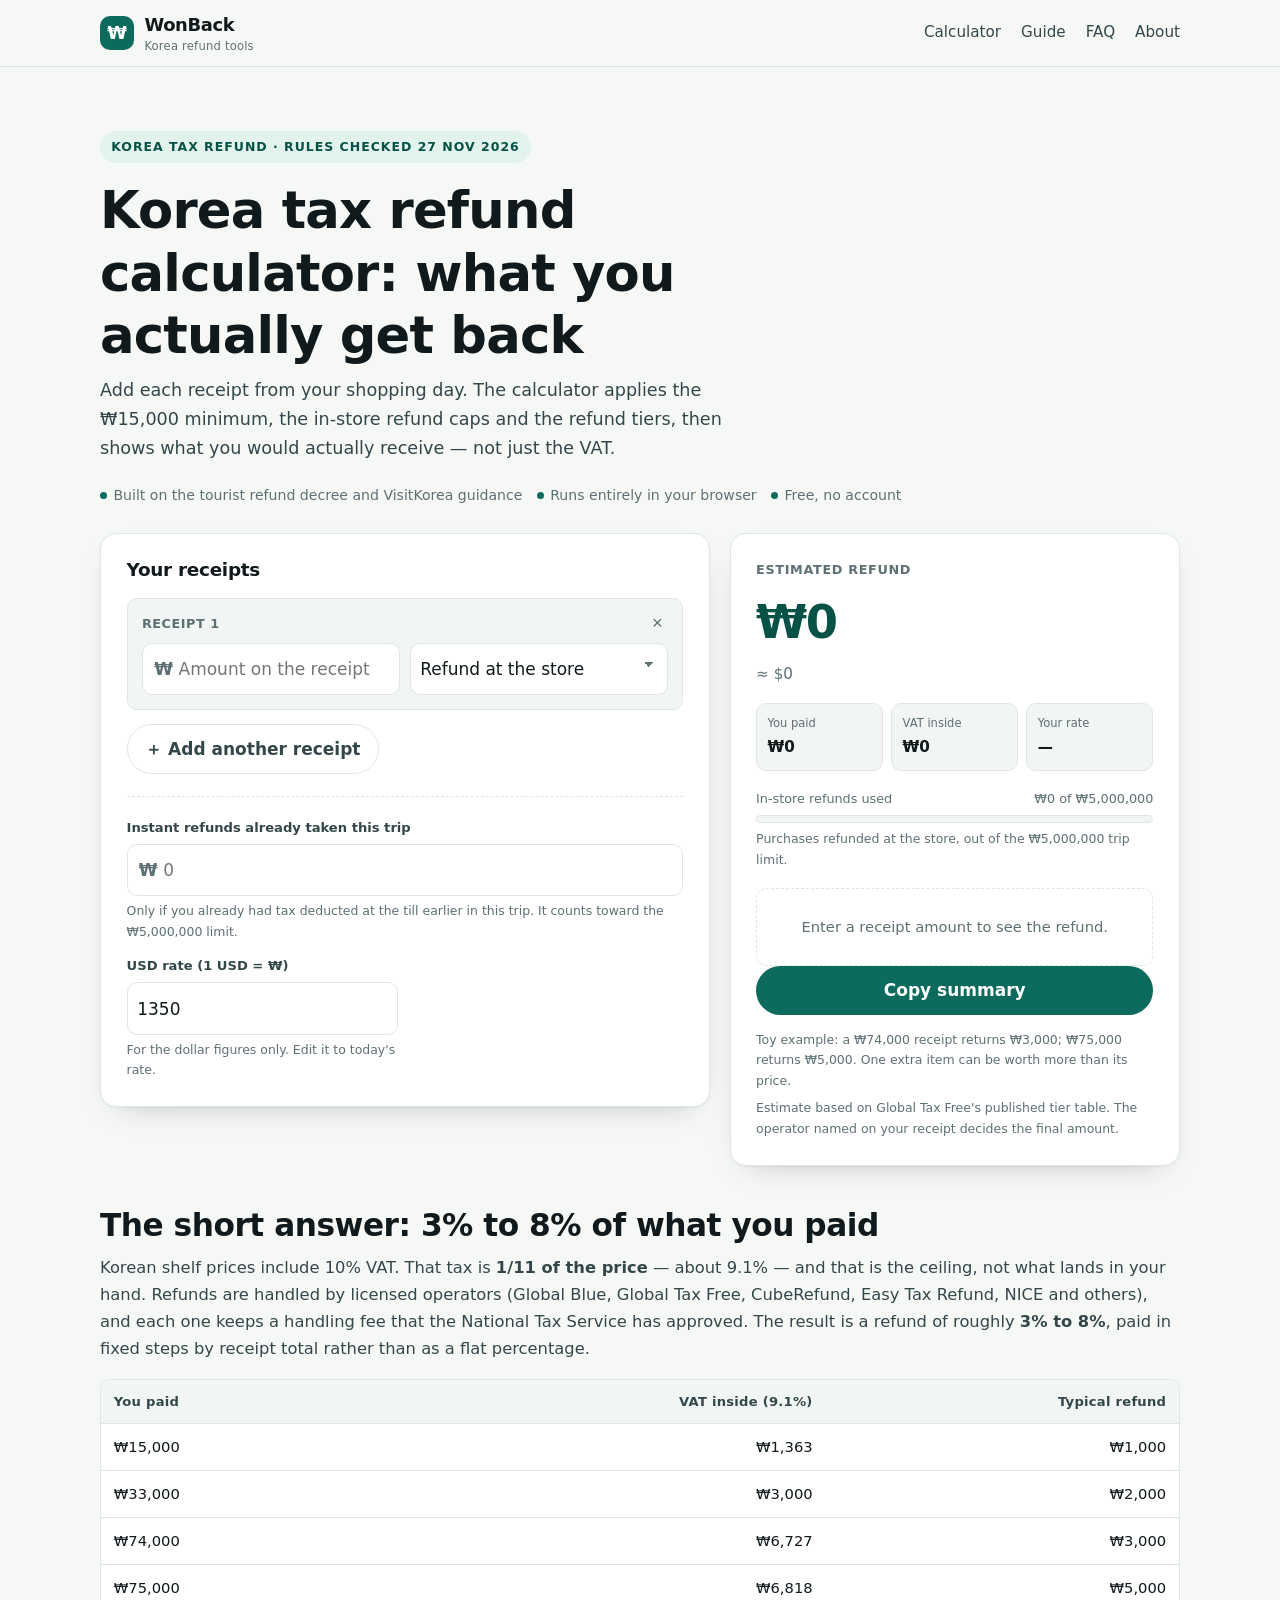
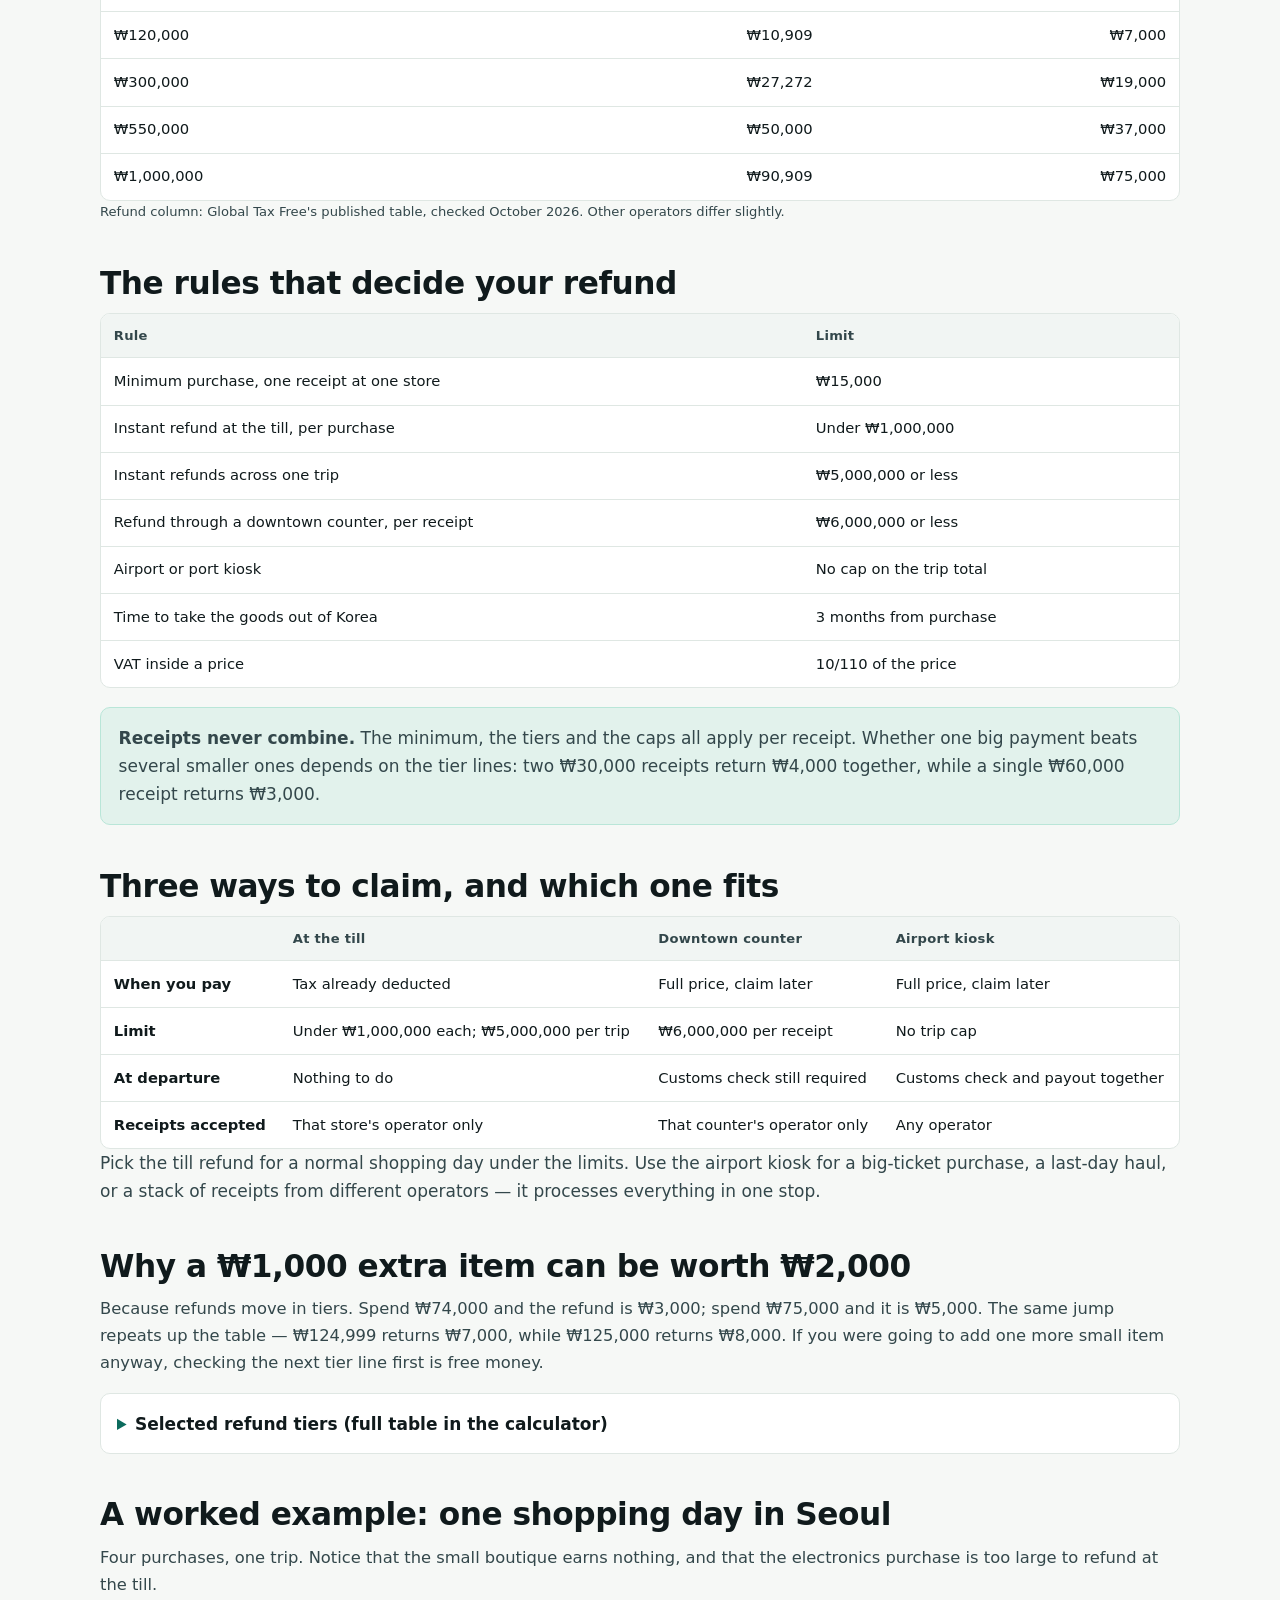
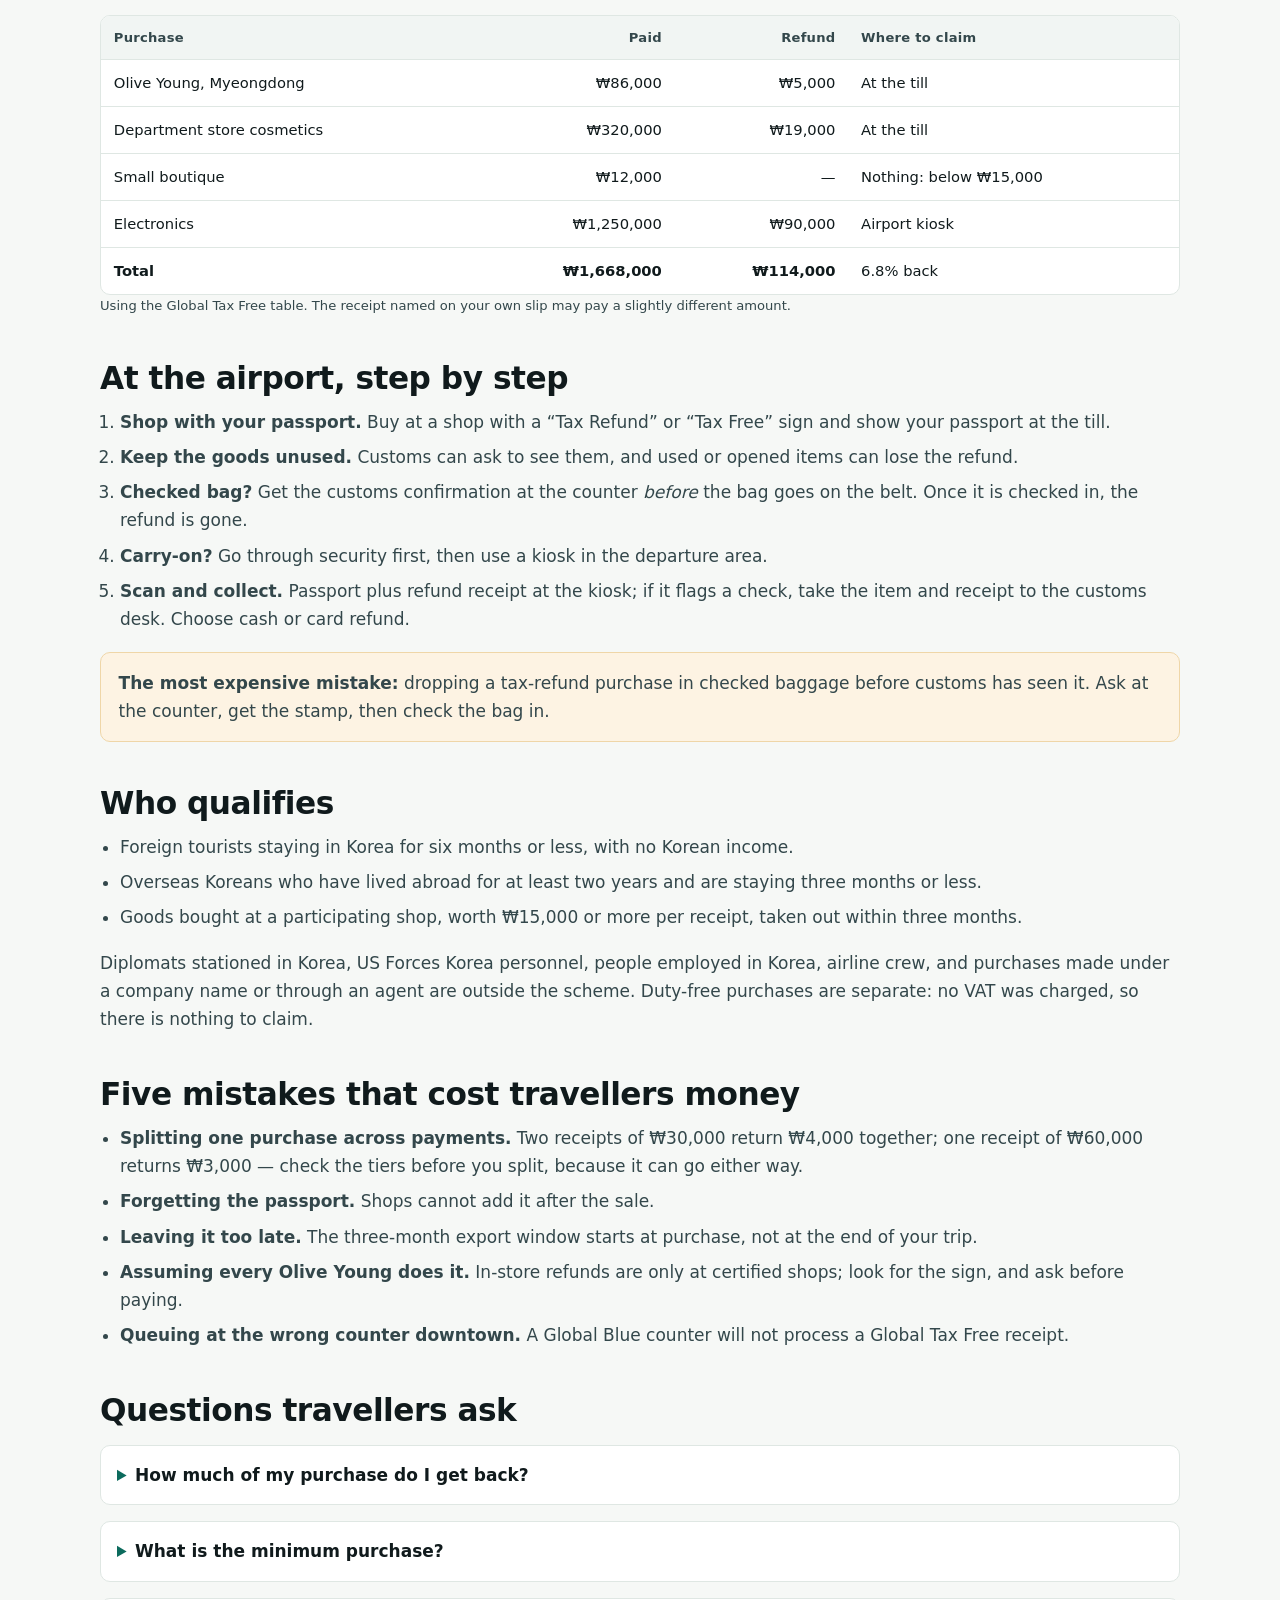
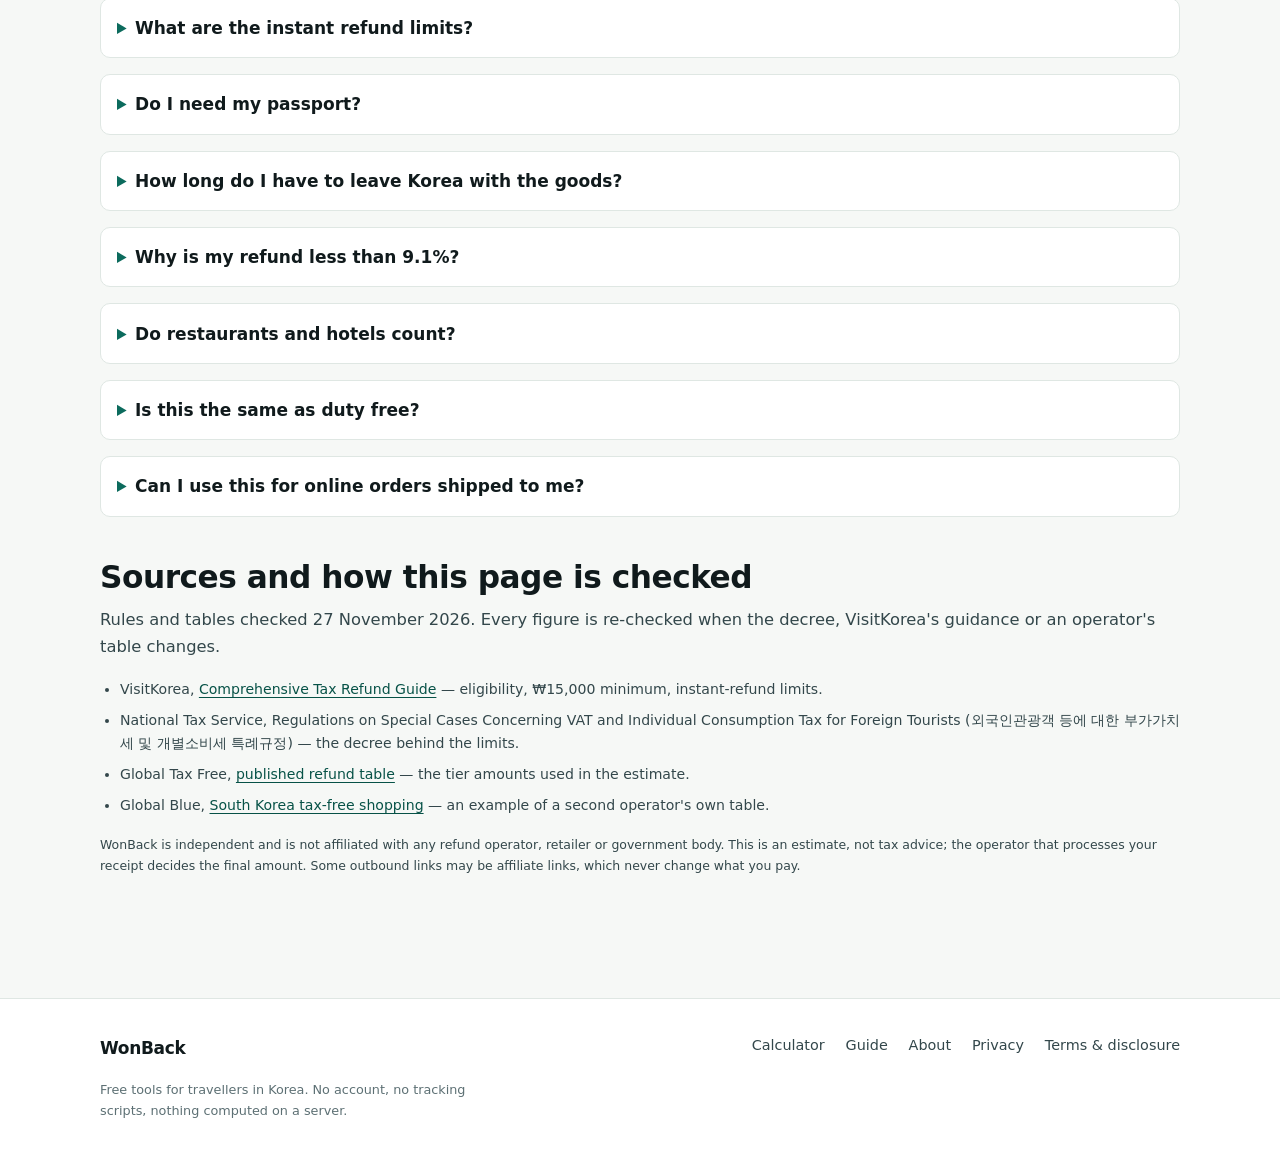
<file: index.html>
<!doctype html>
<html lang="en">
<head>
<meta charset="utf-8">
<meta name="viewport" content="width=device-width, initial-scale=1">
<title>Korea Tax Refund Calculator (2026): VAT Refund by Receipt &amp; Instant Refund Limits</title>
<meta name="description" content="Work out your Korea tax refund in seconds. Applies the ₩15,000 minimum, the ₩1,000,000 in-store and ₩5,000,000 per-trip caps, and the operator refund tiers. Free, no sign-up, nothing sent to a server.">
<link rel="canonical" href="https://rh9ak9dnj-svg.github.io/">
<meta name="robots" content="index,follow,max-image-preview:large">
<meta name="theme-color" content="#0c6b5d">
<meta property="og:type" content="website">
<meta property="og:title" content="Korea Tax Refund Calculator (2026)">
<meta property="og:description" content="Add each receipt and see the VAT you can claim back in Korea, with the instant-refund caps and tier jumps applied.">
<meta property="og:url" content="https://rh9ak9dnj-svg.github.io/">
<meta property="og:site_name" content="WonBack">
<meta name="twitter:card" content="summary">
<link rel="icon" href="data:image/svg+xml,%3Csvg xmlns='http://www.w3.org/2000/svg' viewBox='0 0 32 32'%3E%3Crect width='32' height='32' rx='8' fill='%230c6b5d'/%3E%3Ctext x='16' y='23' font-family='system-ui,sans-serif' font-size='19' font-weight='700' fill='white' text-anchor='middle'%3E%E2%82%A9%3C/text%3E%3C/svg%3E">
<link rel="stylesheet" href="assets/styles.css">
<script type="application/ld+json">
{
  "@context": "https://schema.org",
  "@graph": [
    {
      "@type": "WebApplication",
      "name": "Korea Tax Refund Calculator",
      "url": "https://rh9ak9dnj-svg.github.io/",
      "applicationCategory": "TravelApplication",
      "operatingSystem": "Any",
      "browserRequirements": "Requires JavaScript",
      "description": "Estimates the VAT refund on Korean purchases for foreign tourists, applying the per-receipt minimum, the instant-refund limits and the operator refund tiers.",
      "offers": { "@type": "Offer", "price": "0", "priceCurrency": "KRW" },
      "featureList": [
        "Refund estimate per receipt",
        "Instant refund limit tracking",
        "Tier-jump suggestions",
        "USD conversion at your own rate"
      ],
      "isAccessibleForFree": true
    },
    {
      "@type": "FAQPage",
      "mainEntity": [
        {
          "@type": "Question",
          "name": "How much of my purchase do I get back in Korea?",
          "acceptedAnswer": { "@type": "Answer", "text": "The VAT inside a Korean price is 1/11 of what you paid, about 9.1%. After the refund operator's fee you receive roughly 3% to 8% of the price, depending on the receipt total and the operator. Larger receipts sit at the higher end because operators pay by price tier, not by a flat percentage." }
        },
        {
          "@type": "Question",
          "name": "What is the minimum purchase for a Korea tax refund?",
          "acceptedAnswer": { "@type": "Answer", "text": "KRW 15,000 in a single transaction at one store. Receipts cannot be combined, so two KRW 9,000 purchases do not qualify even though the total is over the minimum." }
        },
        {
          "@type": "Question",
          "name": "What are the instant refund limits in Korea?",
          "acceptedAnswer": { "@type": "Answer", "text": "A purchase refunded at the till must be under KRW 1,000,000, and all instant refunds during one trip must stay at or below KRW 5,000,000. Anything above those limits is refunded at a downtown counter or at the airport." }
        },
        {
          "@type": "Question",
          "name": "Do I need my passport to claim the refund?",
          "acceptedAnswer": { "@type": "Answer", "text": "Yes. Show it when you pay, because a passport cannot be added to a completed sale. The shop needs it to issue the refund receipt or apply the in-store discount." }
        },
        {
          "@type": "Question",
          "name": "How long do I have to leave Korea with the goods?",
          "acceptedAnswer": { "@type": "Answer", "text": "Three months from the purchase date, and the goods must be unused and unopened. Keep the items and receipts with you at departure in case customs asks to see them." }
        },
        {
          "@type": "Question",
          "name": "Why is my refund lower than 9.1%?",
          "acceptedAnswer": { "@type": "Answer", "text": "The 9.1% figure is the VAT itself. Refunds are paid by price tier and the operator deducts a handling fee approved by the National Tax Service, so the amount you receive is lower. Each operator publishes its own refund table." }
        },
        {
          "@type": "Question",
          "name": "Do restaurants, hotels and services get a tax refund?",
          "acceptedAnswer": { "@type": "Answer", "text": "No. The tourist refund covers goods you take out of the country, not restaurant meals, accommodation, transport or other services." }
        },
        {
          "@type": "Question",
          "name": "Is this the same as duty free?",
          "acceptedAnswer": { "@type": "Answer", "text": "No. Duty-free shops never charge the VAT, so there is nothing to claim. Tax refund shops charge the tax-included price and you claim it back before you leave." }
        }
      ]
    }
  ]
}
</script>
</head>
<body>
<a class="skip" href="#calc">Skip to the calculator</a>

<header class="site-head">
  <div class="wrap head-inner">
    <a class="brand" href="./">
      <span class="brand-mark" aria-hidden="true">₩</span>
      <span>WonBack<small>Korea refund tools</small></span>
    </a>
    <nav class="nav" aria-label="Main">
      <a href="#calc">Calculator</a>
      <a href="#guide">Guide</a>
      <a href="#faq">FAQ</a>
      <a href="about.html">About</a>
    </nav>
  </div>
</header>

<main>
  <section class="hero">
    <div class="wrap">
      <p class="eyebrow">Korea tax refund · rules checked 27 Nov 2026</p>
      <h1>Korea tax refund calculator: what you actually get back</h1>
      <p class="lede">Add each receipt from your shopping day. The calculator applies the ₩15,000 minimum, the in-store refund caps and the refund tiers, then shows what you would actually receive — not just the VAT.</p>
      <ul class="trust">
        <li>Built on the tourist refund decree and VisitKorea guidance</li>
        <li>Runs entirely in your browser</li>
        <li>Free, no account</li>
      </ul>
    </div>
  </section>

  <section id="calc" class="wrap calc-grid" aria-label="Tax refund calculator">
    <div class="card">
      <h2>Your receipts</h2>
      <noscript>
        <div class="callout warn">
          <p><strong>The calculator needs JavaScript.</strong> The rules it applies: ₩15,000 minimum per receipt; in-store refunds under ₩1,000,000 per purchase and ₩5,000,000 per trip; downtown counters up to ₩6,000,000 per receipt; airport kiosks with no trip cap; goods out of Korea within three months. The guide below gives the refund for each price tier.</p>
        </div>
      </noscript>
      <div id="receipts"></div>
      <button type="button" id="add-receipt" class="btn btn-ghost add-btn">＋ Add another receipt</button>

      <div class="trip-settings">
        <div class="full">
          <label class="field-label" for="instant-used">Instant refunds already taken this trip</label>
          <div class="money-field">
            <span aria-hidden="true">₩</span>
            <input id="instant-used" type="text" inputmode="numeric" autocomplete="off" placeholder="0">
          </div>
          <p class="hint">Only if you already had tax deducted at the till earlier in this trip. It counts toward the ₩5,000,000 limit.</p>
        </div>
        <div>
          <label class="field-label" for="fx-rate">USD rate (1 USD = ₩)</label>
          <input id="fx-rate" class="plain-input" type="text" inputmode="decimal" autocomplete="off" value="1350">
          <p class="hint">For the dollar figures only. Edit it to today's rate.</p>
        </div>
      </div>
    </div>

    <aside class="card results" aria-live="polite">
      <p class="result-label">Estimated refund</p>
      <p class="result-big" id="total-refund">₩0</p>
      <p class="result-usd" id="total-usd">≈ $0</p>

      <dl class="stat-grid">
        <div class="stat"><dt>You paid</dt><dd id="stat-paid">₩0</dd></div>
        <div class="stat"><dt>VAT inside</dt><dd id="stat-vat">₩0</dd></div>
        <div class="stat"><dt>Your rate</dt><dd id="stat-rate">—</dd></div>
      </dl>

      <div class="cap">
        <div class="cap-head">
          <span>In-store refunds used</span>
          <span id="cap-text">₩0 of ₩5,000,000</span>
        </div>
        <div class="cap-bar" role="img" aria-label="Instant refund limit usage"><div class="cap-fill" id="cap-fill" style="width:0%"></div></div>
        <p class="cap-note" id="cap-note">Purchases refunded at the store, out of the ₩5,000,000 trip limit.</p>
      </div>

      <ul class="breakdown" id="breakdown"></ul>
      <div class="empty-state" id="empty-state">Enter a receipt amount to see the refund.</div>

      <button type="button" id="copy-summary" class="btn btn-primary btn-block" disabled>Copy summary</button>
      <p class="fineprint">Toy example: a ₩74,000 receipt returns ₩3,000; ₩75,000 returns ₩5,000. One extra item can be worth more than its price.</p>
      <p class="fineprint">Estimate based on Global Tax Free's published tier table. The operator named on your receipt decides the final amount.</p>
    </aside>
  </section>

  <div class="wrap"><div class="ad-slot" aria-hidden="true"><!-- AD SLOT: home top. Insert AdSense unit after approval. --></div></div>

  <article class="article wrap" id="guide">
    <section>
      <h2>The short answer: 3% to 8% of what you paid</h2>
      <p>Korean shelf prices include 10% VAT. That tax is <strong>1/11 of the price</strong> — about 9.1% — and that is the ceiling, not what lands in your hand. Refunds are handled by licensed operators (Global Blue, Global Tax Free, CubeRefund, Easy Tax Refund, NICE and others), and each one keeps a handling fee that the National Tax Service has approved. The result is a refund of roughly <strong>3% to 8%</strong>, paid in fixed steps by receipt total rather than as a flat percentage.</p>
      <div class="table-wrap">
        <table>
          <caption class="visually-hidden">VAT inside common Korean price points and a typical refund</caption>
          <thead><tr><th>You paid</th><th class="num">VAT inside (9.1%)</th><th class="num">Typical refund</th></tr></thead>
          <tbody>
            <tr><td>₩15,000</td><td class="num">₩1,363</td><td class="num">₩1,000</td></tr>
            <tr><td>₩33,000</td><td class="num">₩3,000</td><td class="num">₩2,000</td></tr>
            <tr><td>₩74,000</td><td class="num">₩6,727</td><td class="num">₩3,000</td></tr>
            <tr><td>₩75,000</td><td class="num">₩6,818</td><td class="num">₩5,000</td></tr>
            <tr><td>₩120,000</td><td class="num">₩10,909</td><td class="num">₩7,000</td></tr>
            <tr><td>₩300,000</td><td class="num">₩27,272</td><td class="num">₩19,000</td></tr>
            <tr><td>₩550,000</td><td class="num">₩50,000</td><td class="num">₩37,000</td></tr>
            <tr><td>₩1,000,000</td><td class="num">₩90,909</td><td class="num">₩75,000</td></tr>
          </tbody>
        </table>
      </div>
      <p class="updated">Refund column: Global Tax Free's published table, checked October 2026. Other operators differ slightly.</p>
    </section>

    <section>
      <h2>The rules that decide your refund</h2>
      <div class="table-wrap">
        <table>
          <thead><tr><th>Rule</th><th>Limit</th></tr></thead>
          <tbody>
            <tr><td>Minimum purchase, one receipt at one store</td><td>₩15,000</td></tr>
            <tr><td>Instant refund at the till, per purchase</td><td>Under ₩1,000,000</td></tr>
            <tr><td>Instant refunds across one trip</td><td>₩5,000,000 or less</td></tr>
            <tr><td>Refund through a downtown counter, per receipt</td><td>₩6,000,000 or less</td></tr>
            <tr><td>Airport or port kiosk</td><td>No cap on the trip total</td></tr>
            <tr><td>Time to take the goods out of Korea</td><td>3 months from purchase</td></tr>
            <tr><td>VAT inside a price</td><td>10/110 of the price</td></tr>
          </tbody>
        </table>
      </div>
      <div class="callout">
        <p><strong>Receipts never combine.</strong> The minimum, the tiers and the caps all apply per receipt. Whether one big payment beats several smaller ones depends on the tier lines: two ₩30,000 receipts return ₩4,000 together, while a single ₩60,000 receipt returns ₩3,000.</p>
      </div>
    </section>

    <section>
      <h2>Three ways to claim, and which one fits</h2>
      <div class="table-wrap">
        <table>
          <thead><tr><th></th><th>At the till</th><th>Downtown counter</th><th>Airport kiosk</th></tr></thead>
          <tbody>
            <tr><td><strong>When you pay</strong></td><td>Tax already deducted</td><td>Full price, claim later</td><td>Full price, claim later</td></tr>
            <tr><td><strong>Limit</strong></td><td>Under ₩1,000,000 each; ₩5,000,000 per trip</td><td>₩6,000,000 per receipt</td><td>No trip cap</td></tr>
            <tr><td><strong>At departure</strong></td><td>Nothing to do</td><td>Customs check still required</td><td>Customs check and payout together</td></tr>
            <tr><td><strong>Receipts accepted</strong></td><td>That store's operator only</td><td>That counter's operator only</td><td>Any operator</td></tr>
          </tbody>
        </table>
      </div>
      <p>Pick the till refund for a normal shopping day under the limits. Use the airport kiosk for a big-ticket purchase, a last-day haul, or a stack of receipts from different operators — it processes everything in one stop.</p>
    </section>

    <section>
      <h2>Why a ₩1,000 extra item can be worth ₩2,000</h2>
      <p>Because refunds move in tiers. Spend ₩74,000 and the refund is ₩3,000; spend ₩75,000 and it is ₩5,000. The same jump repeats up the table — ₩124,999 returns ₩7,000, while ₩125,000 returns ₩8,000. If you were going to add one more small item anyway, checking the next tier line first is free money.</p>
      <details>
        <summary>Selected refund tiers (full table in the calculator)</summary>
        <div class="table-wrap">
          <table>
            <thead><tr><th>Receipt total</th><th class="num">Refund</th><th>Receipt total</th><th class="num">Refund</th></tr></thead>
            <tbody>
              <tr><td>₩15,000–29,999</td><td class="num">₩1,000</td><td>₩300,000–324,999</td><td class="num">₩19,000</td></tr>
              <tr><td>₩30,000–49,999</td><td class="num">₩2,000</td><td>₩400,000–424,999</td><td class="num">₩27,000</td></tr>
              <tr><td>₩50,000–74,999</td><td class="num">₩3,000</td><td>₩500,000–549,999</td><td class="num">₩35,000</td></tr>
              <tr><td>₩75,000–99,999</td><td class="num">₩5,000</td><td>₩700,000–749,999</td><td class="num">₩50,000</td></tr>
              <tr><td>₩100,000–124,999</td><td class="num">₩7,000</td><td>₩1,000,000–1,099,999</td><td class="num">₩75,000</td></tr>
              <tr><td>₩150,000–174,999</td><td class="num">₩9,000</td><td>₩2,000,000–2,099,999</td><td class="num">₩150,000</td></tr>
              <tr><td>₩200,000–224,999</td><td class="num">₩12,000</td><td>₩6,000,000 and up</td><td class="num">90% of the VAT</td></tr>
            </tbody>
          </table>
        </div>
      </details>
    </section>

    <section>
      <h2>A worked example: one shopping day in Seoul</h2>
      <p>Four purchases, one trip. Notice that the small boutique earns nothing, and that the electronics purchase is too large to refund at the till.</p>
      <div class="table-wrap">
        <table>
          <thead><tr><th>Purchase</th><th class="num">Paid</th><th class="num">Refund</th><th>Where to claim</th></tr></thead>
          <tbody>
            <tr><td>Olive Young, Myeongdong</td><td class="num">₩86,000</td><td class="num">₩5,000</td><td>At the till</td></tr>
            <tr><td>Department store cosmetics</td><td class="num">₩320,000</td><td class="num">₩19,000</td><td>At the till</td></tr>
            <tr><td>Small boutique</td><td class="num">₩12,000</td><td class="num">—</td><td>Nothing: below ₩15,000</td></tr>
            <tr><td>Electronics</td><td class="num">₩1,250,000</td><td class="num">₩90,000</td><td>Airport kiosk</td></tr>
            <tr><td><strong>Total</strong></td><td class="num"><strong>₩1,668,000</strong></td><td class="num"><strong>₩114,000</strong></td><td>6.8% back</td></tr>
          </tbody>
        </table>
      </div>
      <p class="updated">Using the Global Tax Free table. The receipt named on your own slip may pay a slightly different amount.</p>
    </section>

    <section>
      <h2>At the airport, step by step</h2>
      <ol>
        <li><strong>Shop with your passport.</strong> Buy at a shop with a “Tax Refund” or “Tax Free” sign and show your passport at the till.</li>
        <li><strong>Keep the goods unused.</strong> Customs can ask to see them, and used or opened items can lose the refund.</li>
        <li><strong>Checked bag?</strong> Get the customs confirmation at the counter <em>before</em> the bag goes on the belt. Once it is checked in, the refund is gone.</li>
        <li><strong>Carry-on?</strong> Go through security first, then use a kiosk in the departure area.</li>
        <li><strong>Scan and collect.</strong> Passport plus refund receipt at the kiosk; if it flags a check, take the item and receipt to the customs desk. Choose cash or card refund.</li>
      </ol>
      <div class="callout warn">
        <p><strong>The most expensive mistake:</strong> dropping a tax-refund purchase in checked baggage before customs has seen it. Ask at the counter, get the stamp, then check the bag in.</p>
      </div>
    </section>

    <section>
      <h2>Who qualifies</h2>
      <ul>
        <li>Foreign tourists staying in Korea for six months or less, with no Korean income.</li>
        <li>Overseas Koreans who have lived abroad for at least two years and are staying three months or less.</li>
        <li>Goods bought at a participating shop, worth ₩15,000 or more per receipt, taken out within three months.</li>
      </ul>
      <p>Diplomats stationed in Korea, US Forces Korea personnel, people employed in Korea, airline crew, and purchases made under a company name or through an agent are outside the scheme. Duty-free purchases are separate: no VAT was charged, so there is nothing to claim.</p>
    </section>

    <section>
      <h2>Five mistakes that cost travellers money</h2>
      <ul>
        <li><strong>Splitting one purchase across payments.</strong> Two receipts of ₩30,000 return ₩4,000 together; one receipt of ₩60,000 returns ₩3,000 — check the tiers before you split, because it can go either way.</li>
        <li><strong>Forgetting the passport.</strong> Shops cannot add it after the sale.</li>
        <li><strong>Leaving it too late.</strong> The three-month export window starts at purchase, not at the end of your trip.</li>
        <li><strong>Assuming every Olive Young does it.</strong> In-store refunds are only at certified shops; look for the sign, and ask before paying.</li>
        <li><strong>Queuing at the wrong counter downtown.</strong> A Global Blue counter will not process a Global Tax Free receipt.</li>
      </ul>
    </section>

    <section id="faq" class="faq">
      <h2>Questions travellers ask</h2>

      <details><summary>How much of my purchase do I get back?</summary>
        <p>About 3% to 8% of the price. The VAT itself is 9.1% of what you paid, and the operator's fee comes out of that. Bigger receipts sit at the higher end.</p></details>

      <details><summary>What is the minimum purchase?</summary>
        <p>₩15,000 in a single transaction at one store. Two receipts of ₩9,000 do not add up to a qualifying purchase.</p></details>

      <details><summary>What are the instant refund limits?</summary>
        <p>Under ₩1,000,000 per purchase at the till, and no more than ₩5,000,000 across all instant refunds in one trip. Both limits doubled on 1 January 2024.</p></details>

      <details><summary>Do I need my passport?</summary>
        <p>Yes, at the moment you pay. A completed sale cannot be given a refund receipt afterwards.</p></details>

      <details><summary>How long do I have to leave Korea with the goods?</summary>
        <p>Three months from the purchase date, unused and unopened.</p></details>

      <details><summary>Why is my refund less than 9.1%?</summary>
        <p>9.1% is the tax, not the payout. Operators pay fixed amounts per price tier and keep an approved handling fee, so the money you receive is 3–8% of the price.</p></details>

      <details><summary>Do restaurants and hotels count?</summary>
        <p>No. The scheme covers goods you export, not meals, accommodation or transport.</p></details>

      <details><summary>Is this the same as duty free?</summary>
        <p>No. Duty-free shops sell without VAT, so there is nothing to claim. Tax refund shops charge the tax and you claim it back.</p></details>

      <details><summary>Can I use this for online orders shipped to me?</summary>
        <p>No. This calculator covers in-store purchases. Orders exported by a shop follow different export rules, and the shop usually handles them for you.</p></details>
    </section>

    <section class="sources">
      <h2>Sources and how this page is checked</h2>
      <p class="updated">Rules and tables checked 27 November 2026. Every figure is re-checked when the decree, VisitKorea's guidance or an operator's table changes.</p>
      <ul>
        <li>VisitKorea, <a href="https://english.visitkorea.or.kr/svc/contents/contentsView.do?vcontsId=248765" rel="nofollow noopener" target="_blank">Comprehensive Tax Refund Guide</a> — eligibility, ₩15,000 minimum, instant-refund limits.</li>
        <li>National Tax Service, Regulations on Special Cases Concerning VAT and Individual Consumption Tax for Foreign Tourists (외국인관광객 등에 대한 부가가치세 및 개별소비세 특례규정) — the decree behind the limits.</li>
        <li>Global Tax Free, <a href="https://merchant.gtfetrs.com/serviceGuide/refund_table" rel="nofollow noopener" target="_blank">published refund table</a> — the tier amounts used in the estimate.</li>
        <li>Global Blue, <a href="https://www.globalblue.com/en/shoppers/how-to-shop-tax-free/destinations/south-korea" rel="nofollow noopener" target="_blank">South Korea tax-free shopping</a> — an example of a second operator's own table.</li>
      </ul>
      <p class="fineprint">WonBack is independent and is not affiliated with any refund operator, retailer or government body. This is an estimate, not tax advice; the operator that processes your receipt decides the final amount. Some outbound links may be affiliate links, which never change what you pay.</p>
    </section>
  </article>
</main>

<footer class="site-foot">
  <div class="wrap foot-grid">
    <div>
      <p class="foot-brand">WonBack</p>
      <p class="foot-note">Free tools for travellers in Korea. No account, no tracking scripts, nothing computed on a server.</p>
    </div>
    <nav class="foot-links" aria-label="Footer">
      <a href="#calc">Calculator</a>
      <a href="#guide">Guide</a>
      <a href="about.html">About</a>
      <a href="privacy.html">Privacy</a>
      <a href="terms.html">Terms &amp; disclosure</a>
    </nav>
  </div>
</footer>

<script src="assets/calc.js"></script>
<script src="assets/app.js"></script>
</body>
</html>
</file>
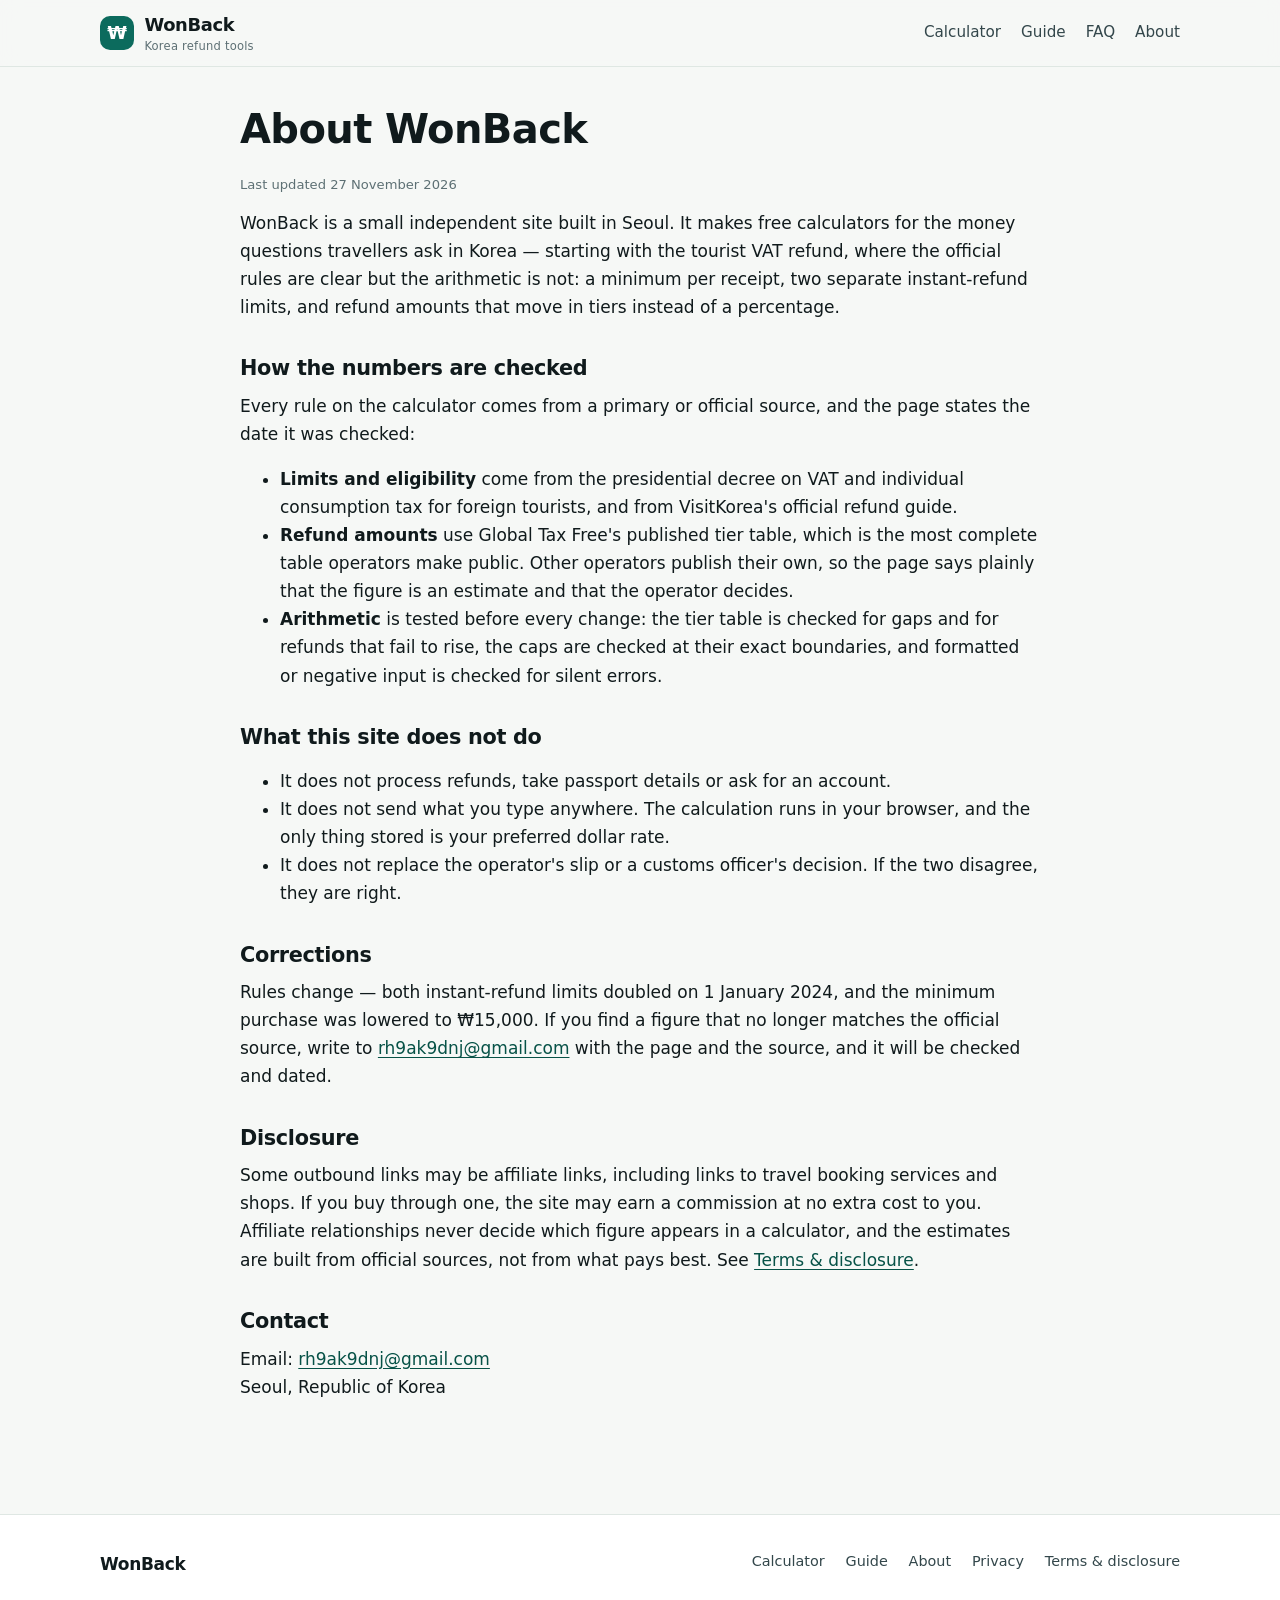
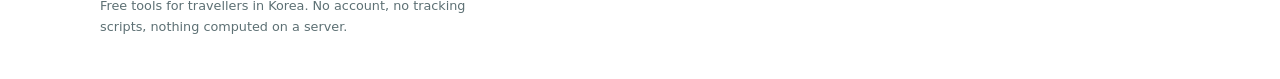
<file: about.html>
<!doctype html>
<html lang="en">
<head>
<meta charset="utf-8">
<meta name="viewport" content="width=device-width, initial-scale=1">
<title>About WonBack — who checks these numbers</title>
<meta name="description" content="WonBack builds free calculators for travellers in Korea. How the refund figures are checked, what the site does not do, and how to report a mistake.">
<link rel="canonical" href="https://rh9ak9dnj-svg.github.io/about.html">
<meta name="robots" content="index,follow">
<meta name="theme-color" content="#0c6b5d">
<link rel="stylesheet" href="assets/styles.css">
</head>
<body>
<a class="skip" href="#main">Skip to content</a>
<header class="site-head">
  <div class="wrap head-inner">
    <a class="brand" href="./">
      <span class="brand-mark" aria-hidden="true">₩</span>
      <span>WonBack<small>Korea refund tools</small></span>
    </a>
    <nav class="nav" aria-label="Main">
      <a href="index.html#calc">Calculator</a>
      <a href="index.html#guide">Guide</a>
      <a href="index.html#faq">FAQ</a>
      <a href="about.html">About</a>
    </nav>
  </div>
</header>

<main id="main" class="page">
  <div class="wrap">
    <h1>About WonBack</h1>
    <p class="updated">Last updated 27 November 2026</p>

    <p>WonBack is a small independent site built in Seoul. It makes free calculators for the money questions travellers ask in Korea — starting with the tourist VAT refund, where the official rules are clear but the arithmetic is not: a minimum per receipt, two separate instant-refund limits, and refund amounts that move in tiers instead of a percentage.</p>

    <h2>How the numbers are checked</h2>
    <p>Every rule on the calculator comes from a primary or official source, and the page states the date it was checked:</p>
    <ul>
      <li><strong>Limits and eligibility</strong> come from the presidential decree on VAT and individual consumption tax for foreign tourists, and from VisitKorea's official refund guide.</li>
      <li><strong>Refund amounts</strong> use Global Tax Free's published tier table, which is the most complete table operators make public. Other operators publish their own, so the page says plainly that the figure is an estimate and that the operator decides.</li>
      <li><strong>Arithmetic</strong> is tested before every change: the tier table is checked for gaps and for refunds that fail to rise, the caps are checked at their exact boundaries, and formatted or negative input is checked for silent errors.</li>
    </ul>

    <h2>What this site does not do</h2>
    <ul>
      <li>It does not process refunds, take passport details or ask for an account.</li>
      <li>It does not send what you type anywhere. The calculation runs in your browser, and the only thing stored is your preferred dollar rate.</li>
      <li>It does not replace the operator's slip or a customs officer's decision. If the two disagree, they are right.</li>
    </ul>

    <h2>Corrections</h2>
    <p>Rules change — both instant-refund limits doubled on 1 January 2024, and the minimum purchase was lowered to ₩15,000. If you find a figure that no longer matches the official source, write to <a href="mailto:rh9ak9dnj@gmail.com">rh9ak9dnj@gmail.com</a> with the page and the source, and it will be checked and dated.</p>

    <h2>Disclosure</h2>
    <p>Some outbound links may be affiliate links, including links to travel booking services and shops. If you buy through one, the site may earn a commission at no extra cost to you. Affiliate relationships never decide which figure appears in a calculator, and the estimates are built from official sources, not from what pays best. See <a href="terms.html">Terms &amp; disclosure</a>.</p>

    <h2>Contact</h2>
    <p>Email: <a href="mailto:rh9ak9dnj@gmail.com">rh9ak9dnj@gmail.com</a><br>Seoul, Republic of Korea</p>
  </div>
</main>

<footer class="site-foot">
  <div class="wrap foot-grid">
    <div>
      <p class="foot-brand">WonBack</p>
      <p class="foot-note">Free tools for travellers in Korea. No account, no tracking scripts, nothing computed on a server.</p>
    </div>
    <nav class="foot-links" aria-label="Footer">
      <a href="index.html#calc">Calculator</a>
      <a href="index.html#guide">Guide</a>
      <a href="about.html">About</a>
      <a href="privacy.html">Privacy</a>
      <a href="terms.html">Terms &amp; disclosure</a>
    </nav>
  </div>
</footer>
</body>
</html>
</file>
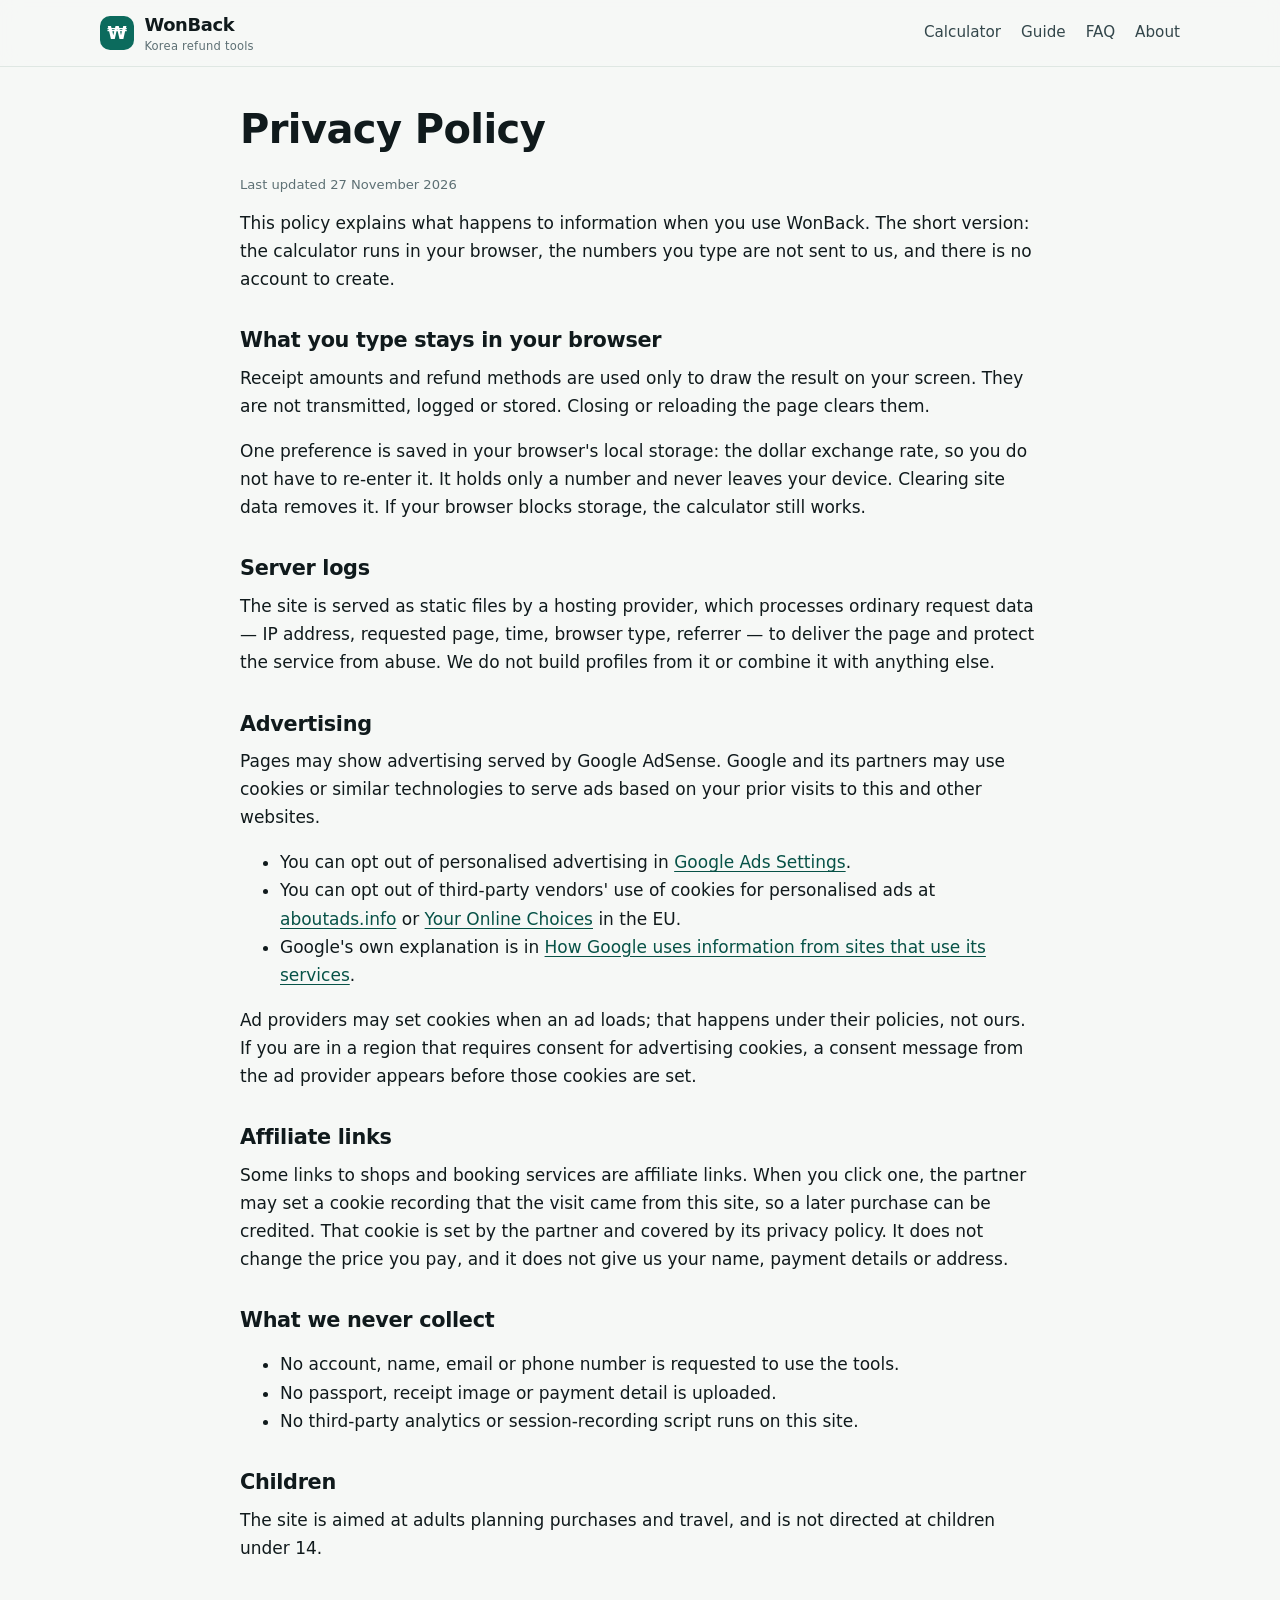
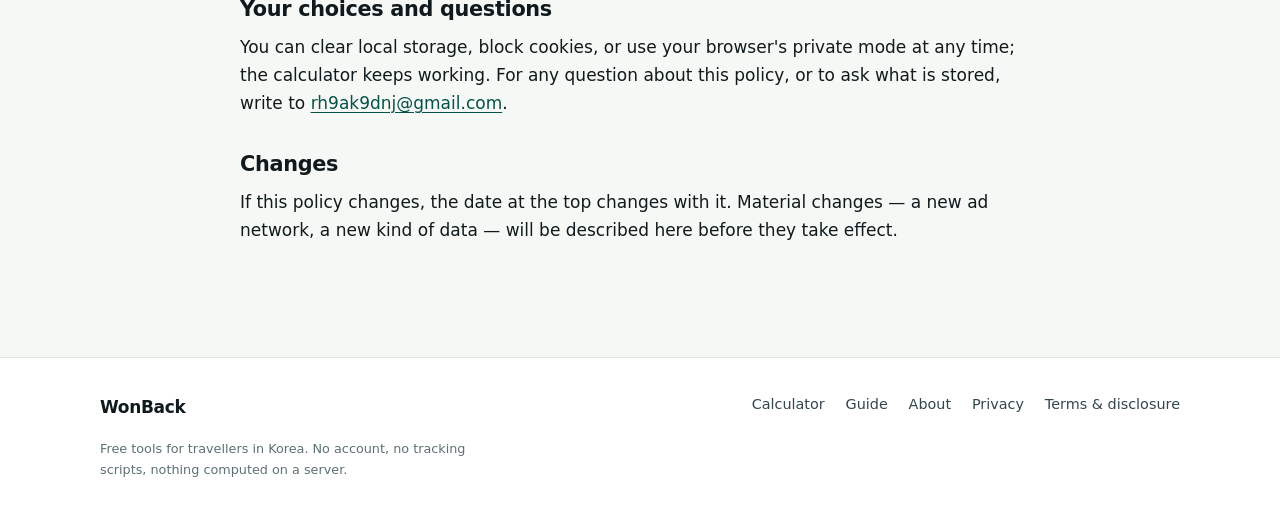
<file: privacy.html>
<!doctype html>
<html lang="en">
<head>
<meta charset="utf-8">
<meta name="viewport" content="width=device-width, initial-scale=1">
<title>Privacy Policy — WonBack</title>
<meta name="description" content="What WonBack stores, what it does not, and how advertising and affiliate cookies work on this site.">
<link rel="canonical" href="https://rh9ak9dnj-svg.github.io/privacy.html">
<meta name="robots" content="index,follow">
<meta name="theme-color" content="#0c6b5d">
<link rel="stylesheet" href="assets/styles.css">
</head>
<body>
<a class="skip" href="#main">Skip to content</a>
<header class="site-head">
  <div class="wrap head-inner">
    <a class="brand" href="./">
      <span class="brand-mark" aria-hidden="true">₩</span>
      <span>WonBack<small>Korea refund tools</small></span>
    </a>
    <nav class="nav" aria-label="Main">
      <a href="index.html#calc">Calculator</a>
      <a href="index.html#guide">Guide</a>
      <a href="index.html#faq">FAQ</a>
      <a href="about.html">About</a>
    </nav>
  </div>
</header>

<main id="main" class="page">
  <div class="wrap">
    <h1>Privacy Policy</h1>
    <p class="updated">Last updated 27 November 2026</p>

    <p>This policy explains what happens to information when you use WonBack. The short version: the calculator runs in your browser, the numbers you type are not sent to us, and there is no account to create.</p>

    <h2>What you type stays in your browser</h2>
    <p>Receipt amounts and refund methods are used only to draw the result on your screen. They are not transmitted, logged or stored. Closing or reloading the page clears them.</p>
    <p>One preference is saved in your browser's local storage: the dollar exchange rate, so you do not have to re-enter it. It holds only a number and never leaves your device. Clearing site data removes it. If your browser blocks storage, the calculator still works.</p>

    <h2>Server logs</h2>
    <p>The site is served as static files by a hosting provider, which processes ordinary request data — IP address, requested page, time, browser type, referrer — to deliver the page and protect the service from abuse. We do not build profiles from it or combine it with anything else.</p>

    <h2>Advertising</h2>
    <p>Pages may show advertising served by Google AdSense. Google and its partners may use cookies or similar technologies to serve ads based on your prior visits to this and other websites.</p>
    <ul>
      <li>You can opt out of personalised advertising in <a href="https://adssettings.google.com" rel="nofollow noopener" target="_blank">Google Ads Settings</a>.</li>
      <li>You can opt out of third-party vendors' use of cookies for personalised ads at <a href="https://www.aboutads.info/choices/" rel="nofollow noopener" target="_blank">aboutads.info</a> or <a href="https://www.youronlinechoices.com" rel="nofollow noopener" target="_blank">Your Online Choices</a> in the EU.</li>
      <li>Google's own explanation is in <a href="https://policies.google.com/technologies/partner-sites" rel="nofollow noopener" target="_blank">How Google uses information from sites that use its services</a>.</li>
    </ul>
    <p>Ad providers may set cookies when an ad loads; that happens under their policies, not ours. If you are in a region that requires consent for advertising cookies, a consent message from the ad provider appears before those cookies are set.</p>

    <h2>Affiliate links</h2>
    <p>Some links to shops and booking services are affiliate links. When you click one, the partner may set a cookie recording that the visit came from this site, so a later purchase can be credited. That cookie is set by the partner and covered by its privacy policy. It does not change the price you pay, and it does not give us your name, payment details or address.</p>

    <h2>What we never collect</h2>
    <ul>
      <li>No account, name, email or phone number is requested to use the tools.</li>
      <li>No passport, receipt image or payment detail is uploaded.</li>
      <li>No third-party analytics or session-recording script runs on this site.</li>
    </ul>

    <h2>Children</h2>
    <p>The site is aimed at adults planning purchases and travel, and is not directed at children under 14.</p>

    <h2>Your choices and questions</h2>
    <p>You can clear local storage, block cookies, or use your browser's private mode at any time; the calculator keeps working. For any question about this policy, or to ask what is stored, write to <a href="mailto:rh9ak9dnj@gmail.com">rh9ak9dnj@gmail.com</a>.</p>

    <h2>Changes</h2>
    <p>If this policy changes, the date at the top changes with it. Material changes — a new ad network, a new kind of data — will be described here before they take effect.</p>
  </div>
</main>

<footer class="site-foot">
  <div class="wrap foot-grid">
    <div>
      <p class="foot-brand">WonBack</p>
      <p class="foot-note">Free tools for travellers in Korea. No account, no tracking scripts, nothing computed on a server.</p>
    </div>
    <nav class="foot-links" aria-label="Footer">
      <a href="index.html#calc">Calculator</a>
      <a href="index.html#guide">Guide</a>
      <a href="about.html">About</a>
      <a href="privacy.html">Privacy</a>
      <a href="terms.html">Terms &amp; disclosure</a>
    </nav>
  </div>
</footer>
</body>
</html>
</file>
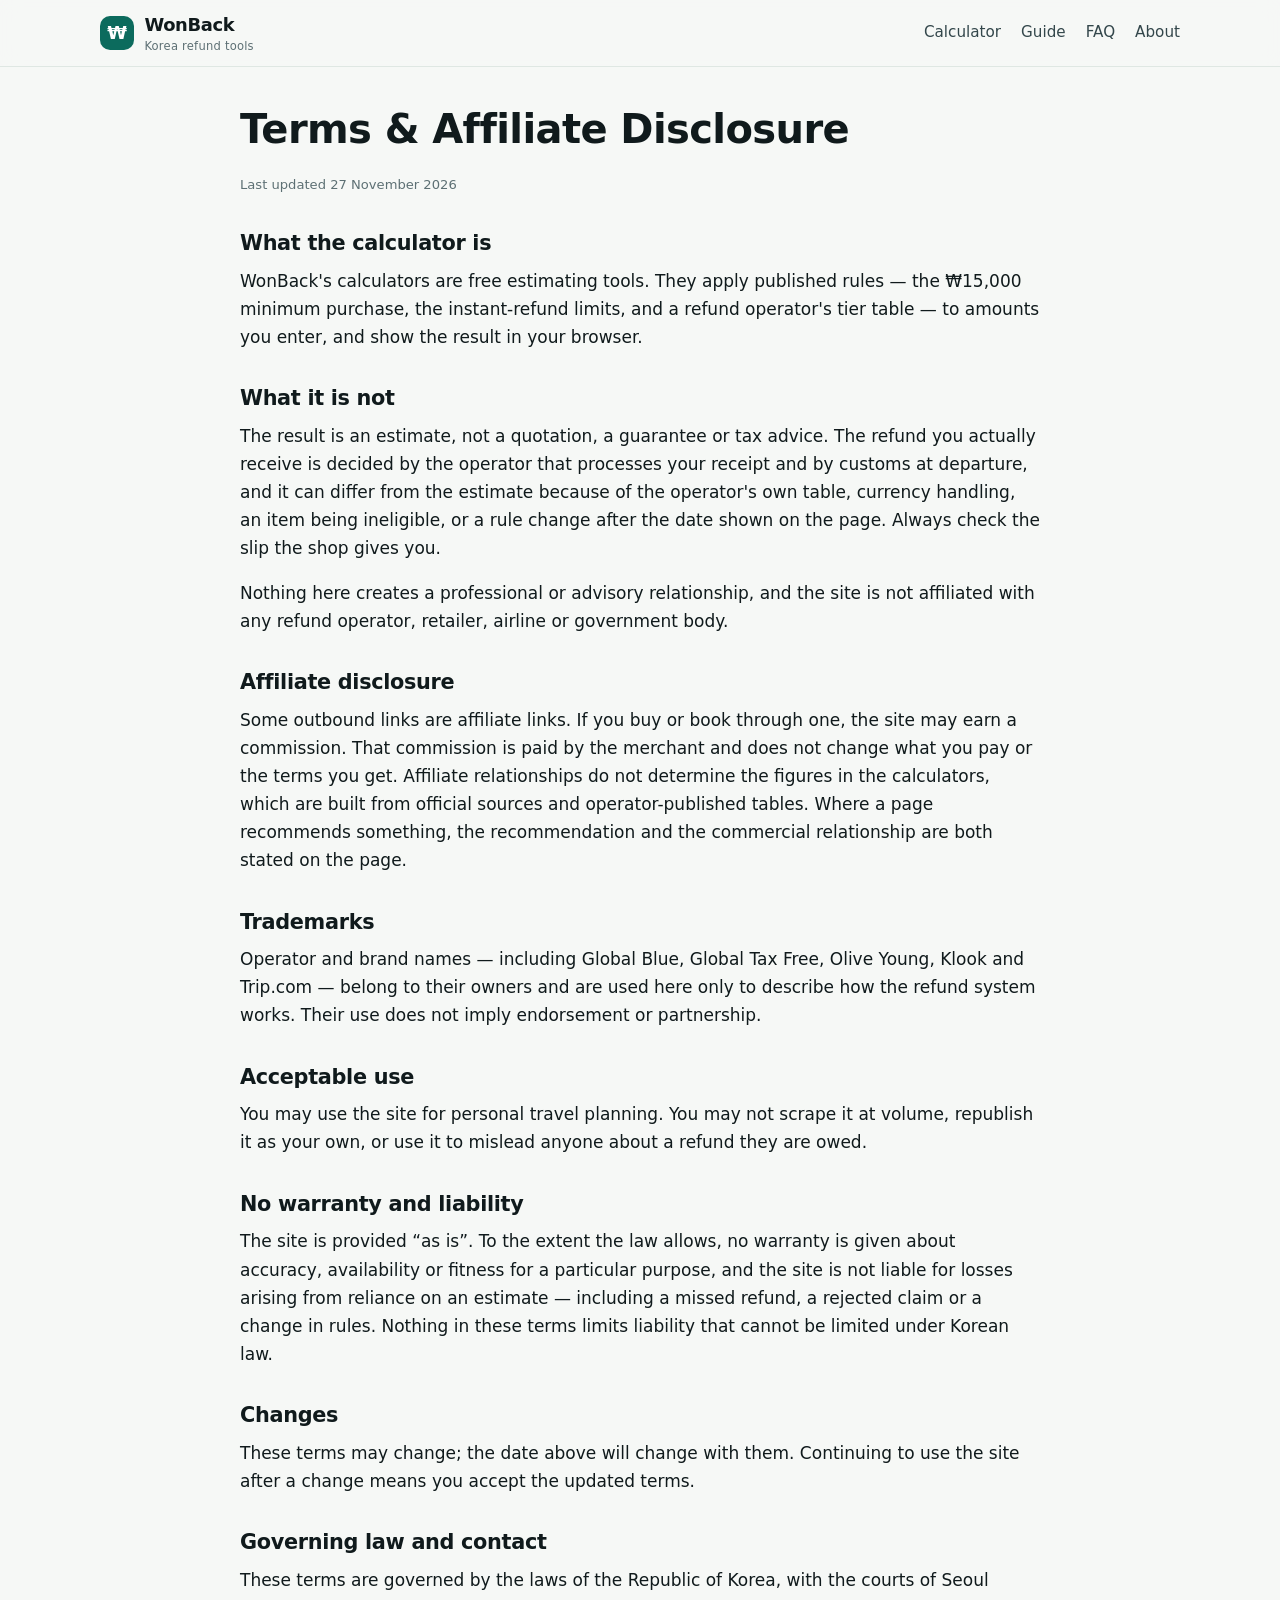
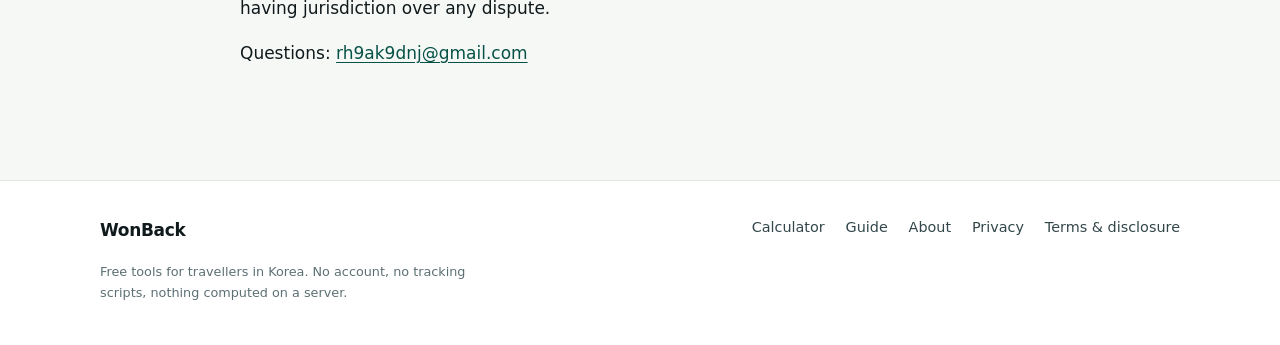
<file: terms.html>
<!doctype html>
<html lang="en">
<head>
<meta charset="utf-8">
<meta name="viewport" content="width=device-width, initial-scale=1">
<title>Terms &amp; Affiliate Disclosure — WonBack</title>
<meta name="description" content="Terms of use for WonBack's Korea tax refund calculator, including limits on the estimate, affiliate disclosure and trademark notice.">
<link rel="canonical" href="https://rh9ak9dnj-svg.github.io/terms.html">
<meta name="robots" content="index,follow">
<meta name="theme-color" content="#0c6b5d">
<link rel="stylesheet" href="assets/styles.css">
</head>
<body>
<a class="skip" href="#main">Skip to content</a>
<header class="site-head">
  <div class="wrap head-inner">
    <a class="brand" href="./">
      <span class="brand-mark" aria-hidden="true">₩</span>
      <span>WonBack<small>Korea refund tools</small></span>
    </a>
    <nav class="nav" aria-label="Main">
      <a href="index.html#calc">Calculator</a>
      <a href="index.html#guide">Guide</a>
      <a href="index.html#faq">FAQ</a>
      <a href="about.html">About</a>
    </nav>
  </div>
</header>

<main id="main" class="page">
  <div class="wrap">
    <h1>Terms &amp; Affiliate Disclosure</h1>
    <p class="updated">Last updated 27 November 2026</p>

    <h2>What the calculator is</h2>
    <p>WonBack's calculators are free estimating tools. They apply published rules — the ₩15,000 minimum purchase, the instant-refund limits, and a refund operator's tier table — to amounts you enter, and show the result in your browser.</p>

    <h2>What it is not</h2>
    <p>The result is an estimate, not a quotation, a guarantee or tax advice. The refund you actually receive is decided by the operator that processes your receipt and by customs at departure, and it can differ from the estimate because of the operator's own table, currency handling, an item being ineligible, or a rule change after the date shown on the page. Always check the slip the shop gives you.</p>
    <p>Nothing here creates a professional or advisory relationship, and the site is not affiliated with any refund operator, retailer, airline or government body.</p>

    <h2>Affiliate disclosure</h2>
    <p>Some outbound links are affiliate links. If you buy or book through one, the site may earn a commission. That commission is paid by the merchant and does not change what you pay or the terms you get. Affiliate relationships do not determine the figures in the calculators, which are built from official sources and operator-published tables. Where a page recommends something, the recommendation and the commercial relationship are both stated on the page.</p>

    <h2>Trademarks</h2>
    <p>Operator and brand names — including Global Blue, Global Tax Free, Olive Young, Klook and Trip.com — belong to their owners and are used here only to describe how the refund system works. Their use does not imply endorsement or partnership.</p>

    <h2>Acceptable use</h2>
    <p>You may use the site for personal travel planning. You may not scrape it at volume, republish it as your own, or use it to mislead anyone about a refund they are owed.</p>

    <h2>No warranty and liability</h2>
    <p>The site is provided “as is”. To the extent the law allows, no warranty is given about accuracy, availability or fitness for a particular purpose, and the site is not liable for losses arising from reliance on an estimate — including a missed refund, a rejected claim or a change in rules. Nothing in these terms limits liability that cannot be limited under Korean law.</p>

    <h2>Changes</h2>
    <p>These terms may change; the date above will change with them. Continuing to use the site after a change means you accept the updated terms.</p>

    <h2>Governing law and contact</h2>
    <p>These terms are governed by the laws of the Republic of Korea, with the courts of Seoul having jurisdiction over any dispute.</p>
    <p>Questions: <a href="mailto:rh9ak9dnj@gmail.com">rh9ak9dnj@gmail.com</a></p>
  </div>
</main>

<footer class="site-foot">
  <div class="wrap foot-grid">
    <div>
      <p class="foot-brand">WonBack</p>
      <p class="foot-note">Free tools for travellers in Korea. No account, no tracking scripts, nothing computed on a server.</p>
    </div>
    <nav class="foot-links" aria-label="Footer">
      <a href="index.html#calc">Calculator</a>
      <a href="index.html#guide">Guide</a>
      <a href="about.html">About</a>
      <a href="privacy.html">Privacy</a>
      <a href="terms.html">Terms &amp; disclosure</a>
    </nav>
  </div>
</footer>
</body>
</html>
</file>
<file: assets/styles.css>
/* WonBack — Korea refund tools
   One stylesheet for every page. No external fonts or assets. */

:root {
  --bg: #f6f8f6;
  --surface: #ffffff;
  --surface-2: #f1f5f3;
  --ink: #101a1c;
  --ink-soft: #33474b;
  --muted: #5d7074;
  --line: #dfe7e3;
  --brand: #0c6b5d;
  --brand-ink: #075247;
  --brand-soft: #e2f2ec;
  --accent: #b9e6d8;
  --warn-bg: #fdf3e3;
  --warn-line: #efd6a8;
  --warn-ink: #7a4a06;
  --bad-bg: #fdecec;
  --bad-line: #f3c6c6;
  --bad-ink: #8f1f1f;
  --radius: 16px;
  --radius-sm: 10px;
  --shadow: 0 1px 2px rgba(16, 26, 28, .04), 0 12px 32px -20px rgba(16, 26, 28, .35);
  --maxw: 1080px;
}

@media (prefers-color-scheme: dark) {
  :root {
    --bg: #0d1416;
    --surface: #141d1f;
    --surface-2: #1a2528;
    --ink: #e9f1ee;
    --ink-soft: #c9d7d3;
    --muted: #9aacae;
    --line: #26363a;
    --brand: #4ed0b6;
    --brand-ink: #8ce6d3;
    --brand-soft: #14302c;
    --accent: #1f4a43;
    --warn-bg: #2a2113;
    --warn-line: #4a3a1d;
    --warn-ink: #f0c77a;
    --bad-bg: #2c1717;
    --bad-line: #4d2626;
    --bad-ink: #f3a5a5;
    --shadow: 0 1px 2px rgba(0, 0, 0, .3), 0 18px 40px -28px rgba(0, 0, 0, .8);
  }
}

* { box-sizing: border-box; }

html { -webkit-text-size-adjust: 100%; scroll-behavior: smooth; }

body {
  margin: 0;
  background: var(--bg);
  color: var(--ink);
  font: 400 17px/1.65 ui-sans-serif, system-ui, -apple-system, "Segoe UI", Roboto, "Helvetica Neue", Arial, sans-serif;
  text-rendering: optimizeLegibility;
}

h1, h2, h3, h4 {
  font-weight: 700;
  line-height: 1.22;
  letter-spacing: -0.015em;
  margin: 0 0 .5em;
  text-wrap: balance;
}

h1 { font-size: clamp(2rem, 1.3rem + 3vw, 3.2rem); }
h2 { font-size: clamp(1.4rem, 1.1rem + 1.1vw, 1.95rem); margin-top: 0; }
h3 { font-size: 1.12rem; }

p { margin: 0 0 1em; }
a { color: var(--brand-ink); text-underline-offset: 3px; }
a:hover { color: var(--brand); }
strong { font-weight: 650; }
small { font-size: .86em; }

.wrap { width: min(var(--maxw), 100% - 2.5rem); margin-inline: auto; }

.skip {
  position: absolute; left: -999px; top: 0; z-index: 100;
  background: var(--surface); padding: .8rem 1.2rem; border-radius: 0 0 var(--radius-sm) 0;
}
.skip:focus { left: 0; }

/* ---------- header ---------- */

.site-head {
  position: sticky; top: 0; z-index: 50;
  background: var(--bg);
  background: color-mix(in srgb, var(--bg) 88%, transparent);
  backdrop-filter: blur(10px);
  border-bottom: 1px solid var(--line);
}
.head-inner {
  display: flex; align-items: center; justify-content: space-between;
  gap: 1rem; min-height: 66px;
}
.brand {
  display: inline-flex; align-items: center; gap: .65rem;
  color: var(--ink); text-decoration: none; font-weight: 700; letter-spacing: -.02em;
}
.brand-mark {
  display: grid; place-items: center;
  width: 34px; height: 34px; border-radius: 10px;
  background: var(--brand); color: #fff;
  font-size: 1.05rem; font-weight: 700; line-height: 1;
}
.brand span { font-size: 1.12rem; }
.brand small {
  display: block; font-weight: 500; font-size: .72rem; letter-spacing: .02em;
  color: var(--muted); margin-top: -2px;
}
.nav { display: flex; gap: 1.25rem; align-items: center; }
.nav a { color: var(--ink-soft); text-decoration: none; font-size: .95rem; font-weight: 500; }
.nav a:hover { color: var(--brand); }
@media (max-width: 640px) {
  .nav { gap: .9rem; }
  .nav a:first-child { display: none; }
  .brand small { display: none; }
}

/* ---------- hero ---------- */

.hero { padding: clamp(2.2rem, 5vw, 4rem) 0 1.6rem; }
.eyebrow {
  display: inline-block; margin: 0 0 1rem;
  font-size: .78rem; font-weight: 650; letter-spacing: .08em; text-transform: uppercase;
  color: var(--brand-ink); background: var(--brand-soft);
  padding: .35rem .7rem; border-radius: 999px;
}
.hero h1 { margin-bottom: .6rem; max-width: 22ch; }
.lede { font-size: 1.1rem; color: var(--ink-soft); max-width: 60ch; }
.trust {
  display: flex; flex-wrap: wrap; gap: .5rem .9rem;
  list-style: none; padding: 0; margin: 1.3rem 0 0;
  font-size: .88rem; color: var(--muted);
}
.trust li { display: flex; align-items: center; gap: .4rem; }
.trust li::before {
  content: ""; width: 7px; height: 7px; border-radius: 50%;
  background: var(--brand); flex: none;
}

/* ---------- calculator ---------- */

.calc-grid {
  display: grid;
  grid-template-columns: minmax(0, 1.15fr) minmax(0, .85fr);
  gap: 1.25rem;
  align-items: start;
  margin-bottom: 2.5rem;
}
@media (max-width: 900px) {
  .calc-grid { grid-template-columns: 1fr; }
}

.card {
  background: var(--surface);
  border: 1px solid var(--line);
  border-radius: var(--radius);
  box-shadow: var(--shadow);
  padding: clamp(1.1rem, 2.4vw, 1.6rem);
}
.card > h2 { font-size: 1.15rem; margin-bottom: 1rem; }
.card h3 { margin-top: 0; }

.receipt {
  border: 1px solid var(--line);
  border-radius: var(--radius-sm);
  padding: .85rem .9rem;
  margin-bottom: .75rem;
  background: var(--surface-2);
}
.receipt-head {
  display: flex; align-items: center; justify-content: space-between;
  margin-bottom: .55rem;
}
.receipt-name { font-size: .8rem; font-weight: 650; letter-spacing: .04em; text-transform: uppercase; color: var(--muted); }
.receipt-remove {
  border: 0; background: none; color: var(--muted); cursor: pointer;
  font-size: 1.15rem; line-height: 1; padding: .1rem .3rem; border-radius: 6px;
}
.receipt-remove:hover { color: var(--bad-ink); background: var(--bad-bg); }
.receipt-fields { display: grid; grid-template-columns: 1fr 1fr; gap: .6rem; }
@media (max-width: 520px) { .receipt-fields { grid-template-columns: 1fr; } }

.money-field {
  display: flex; align-items: center;
  background: var(--surface); border: 1px solid var(--line);
  border-radius: var(--radius-sm); padding: 0 .7rem;
  transition: border-color .15s, box-shadow .15s;
}
.money-field:focus-within {
  border-color: var(--brand);
  box-shadow: 0 0 0 3px var(--brand-soft);
}
.money-field span { color: var(--muted); font-weight: 600; margin-right: .35rem; }
.money-field input {
  border: 0; background: none; width: 100%; padding: .7rem 0;
  font: inherit; font-variant-numeric: tabular-nums; color: var(--ink);
}
.money-field input:focus { outline: none; }

select, .plain-input {
  width: 100%; padding: .7rem .6rem; font: inherit; color: var(--ink);
  background: var(--surface); border: 1px solid var(--line);
  border-radius: var(--radius-sm); appearance: none;
}
select {
  background-image: linear-gradient(45deg, transparent 50%, var(--muted) 50%),
                    linear-gradient(135deg, var(--muted) 50%, transparent 50%);
  background-position: calc(100% - 18px) 1.15rem, calc(100% - 13px) 1.15rem;
  background-size: 5px 5px, 5px 5px;
  background-repeat: no-repeat;
  padding-right: 2rem;
}
select:focus, .plain-input:focus {
  outline: none; border-color: var(--brand); box-shadow: 0 0 0 3px var(--brand-soft);
}

.btn {
  display: inline-flex; align-items: center; justify-content: center; gap: .45rem;
  font: inherit; font-weight: 600; cursor: pointer;
  border-radius: 999px; padding: .62rem 1.1rem;
  border: 1px solid transparent; transition: transform .1s, background .15s;
}
.btn:active { transform: translateY(1px); }
.btn-primary { background: var(--brand); color: #fff; }
.btn-primary:hover { background: var(--brand-ink); }
.btn-ghost { background: transparent; border-color: var(--line); color: var(--ink-soft); }
.btn-ghost:hover { background: var(--surface-2); }
.btn-block { width: 100%; }

.add-btn { margin-top: .15rem; }

.trip-settings {
  margin-top: 1.4rem; padding-top: 1.2rem; border-top: 1px dashed var(--line);
  display: grid; grid-template-columns: 1fr 1fr; gap: .8rem;
}
@media (max-width: 520px) { .trip-settings { grid-template-columns: 1fr; } }
.trip-settings .full { grid-column: 1 / -1; }
label.field-label {
  display: block; font-size: .82rem; font-weight: 600; color: var(--ink-soft);
  margin-bottom: .35rem;
}
.hint { font-size: .78rem; color: var(--muted); margin: .3rem 0 0; }

/* results */

.results { position: sticky; top: 84px; }
@media (max-width: 900px) { .results { position: static; } }

.result-label { font-size: .8rem; font-weight: 650; letter-spacing: .05em; text-transform: uppercase; color: var(--muted); margin: 0 0 .2rem; }
.result-big {
  font-size: clamp(2.1rem, 1.4rem + 2.4vw, 2.9rem); font-weight: 700; letter-spacing: -.03em;
  margin: 0; font-variant-numeric: tabular-nums; color: var(--brand-ink);
}
.result-usd { margin: .1rem 0 1rem; color: var(--muted); font-size: .95rem; font-variant-numeric: tabular-nums; }

.stat-grid {
  display: grid; grid-template-columns: repeat(3, 1fr); gap: .5rem;
  margin: 0 0 1.1rem; padding: 0;
}
.stat {
  background: var(--surface-2); border-radius: var(--radius-sm);
  padding: .6rem .65rem; border: 1px solid var(--line);
}
.stat dt { font-size: .72rem; color: var(--muted); margin-bottom: .15rem; }
.stat dd { margin: 0; font-weight: 650; font-variant-numeric: tabular-nums; font-size: .95rem; }

.cap { margin-bottom: 1.1rem; }
.cap-head { display: flex; justify-content: space-between; font-size: .8rem; color: var(--muted); margin-bottom: .35rem; }
.cap-bar { height: 8px; background: var(--surface-2); border-radius: 999px; overflow: hidden; border: 1px solid var(--line); }
.cap-fill { height: 100%; background: var(--brand); border-radius: 999px; transition: width .25s ease; }
.cap-fill.high { background: var(--warn-ink); }
.cap-note { font-size: .78rem; color: var(--muted); margin: .4rem 0 0; }

.breakdown { list-style: none; margin: 0 0 1rem; padding: 0; }
.breakdown li {
  padding: .6rem 0; border-top: 1px solid var(--line); font-size: .9rem;
  display: grid; grid-template-columns: 1fr auto; gap: .2rem .6rem;
}
.breakdown li:first-child { border-top: 0; }
.breakdown .who { font-weight: 600; color: var(--ink-soft); }
.breakdown .amt { font-variant-numeric: tabular-nums; font-weight: 650; text-align: right; }
.breakdown .note { grid-column: 1 / -1; font-size: .8rem; color: var(--muted); }
.breakdown .note.warn { color: var(--warn-ink); }
.breakdown .tip { grid-column: 1 / -1; font-size: .8rem; color: var(--brand-ink); }

.fineprint { font-size: .78rem; color: var(--muted); margin: .9rem 0 0; }
.fineprint + .fineprint { margin-top: .4rem; }

.empty-state {
  color: var(--muted); font-size: .92rem; text-align: center;
  padding: 1.6rem .5rem; border: 1px dashed var(--line); border-radius: var(--radius-sm);
}

/* ---------- ads ---------- */

.ad-slot {
  min-height: 96px; margin: 2rem 0;
  border: 1px dashed var(--line); border-radius: var(--radius);
  display: grid; place-items: center;
  color: var(--muted); font-size: .78rem; letter-spacing: .04em; text-transform: uppercase;
  background: var(--surface);
}
.ad-slot:empty { display: none; }

/* ---------- article ---------- */

.article { padding-bottom: 3rem; }
.article section { margin-bottom: 2.6rem; }
.article h2 { margin-bottom: .7rem; }
.article h3 { margin-top: 1.6rem; }
.article p, .article li { color: var(--ink-soft); }
.article ul, .article ol { padding-left: 1.25rem; margin: 0 0 1.1rem; }
.article li { margin-bottom: .45rem; }
.article > section > h2 + p { font-size: 1.02rem; }

.table-wrap { overflow-x: auto; border: 1px solid var(--line); border-radius: var(--radius-sm); background: var(--surface); }
table { width: 100%; border-collapse: collapse; font-size: .92rem; }
th, td { text-align: left; padding: .68rem .8rem; border-bottom: 1px solid var(--line); vertical-align: top; }
th { background: var(--surface-2); font-weight: 650; font-size: .82rem; letter-spacing: .02em; color: var(--ink-soft); }
tbody tr:last-child td { border-bottom: 0; }
td.num, th.num { text-align: right; font-variant-numeric: tabular-nums; }

.callout {
  border-radius: var(--radius-sm); padding: 1rem 1.1rem; margin: 1.2rem 0;
  background: var(--brand-soft); border: 1px solid var(--accent); color: var(--ink-soft);
}
.callout p:last-child { margin-bottom: 0; }
.callout.warn { background: var(--warn-bg); border-color: var(--warn-line); color: var(--warn-ink); }

details {
  border: 1px solid var(--line); border-radius: var(--radius-sm);
  background: var(--surface); padding: .2rem 1rem; margin: 1rem 0;
}
details summary {
  cursor: pointer; padding: .75rem 0; font-weight: 600; color: var(--ink);
}
details summary::marker { color: var(--brand); }
details[open] { padding-bottom: 1rem; }

.faq details { margin-bottom: .6rem; }
.faq summary { font-weight: 600; }
.faq p { margin: .2rem 0 .5rem; }

.sources { font-size: .88rem; }
.sources li { margin-bottom: .5rem; }
.updated { font-size: .82rem; color: var(--muted); }

/* ---------- page (about/privacy) ---------- */

.page { padding: 2.4rem 0 4rem; }
.page .wrap { max-width: 800px; }
.page h1 { font-size: clamp(1.8rem, 1.2rem + 2vw, 2.5rem); }
.page h2 { margin-top: 2.2rem; font-size: 1.3rem; }

/* ---------- footer ---------- */

.site-foot {
  border-top: 1px solid var(--line); background: var(--surface);
  padding: 2.2rem 0 2.6rem; margin-top: 2rem;
}
.foot-grid { display: flex; flex-wrap: wrap; gap: 1.5rem 2.5rem; justify-content: space-between; }
.foot-links { display: flex; flex-wrap: wrap; gap: .6rem 1.3rem; font-size: .9rem; }
.foot-links a { color: var(--ink-soft); text-decoration: none; }
.foot-links a:hover { color: var(--brand); }
.foot-note { font-size: .8rem; color: var(--muted); max-width: 46ch; margin: .8rem 0 0; }
.foot-brand { font-weight: 700; letter-spacing: -.02em; }

/* ---------- misc ---------- */

.visually-hidden {
  position: absolute !important; width: 1px; height: 1px; overflow: hidden;
  clip: rect(0 0 0 0); clip-path: inset(50%); white-space: nowrap;
}
.toast {
  position: fixed; left: 50%; bottom: 1.5rem; transform: translateX(-50%) translateY(8px);
  background: var(--ink); color: var(--bg); padding: .6rem 1.1rem; border-radius: 999px;
  font-size: .88rem; font-weight: 600; opacity: 0; pointer-events: none;
  transition: opacity .2s, transform .2s; z-index: 100;
}
.toast.show { opacity: 1; transform: translateX(-50%) translateY(0); }

@media (prefers-reduced-motion: reduce) {
  * { transition: none !important; scroll-behavior: auto !important; }
}

@media print {
  .site-head, .site-foot, .ad-slot, .btn, .receipt-remove { display: none !important; }
  body { background: #fff; }
  .card { box-shadow: none; }
}
</file>
